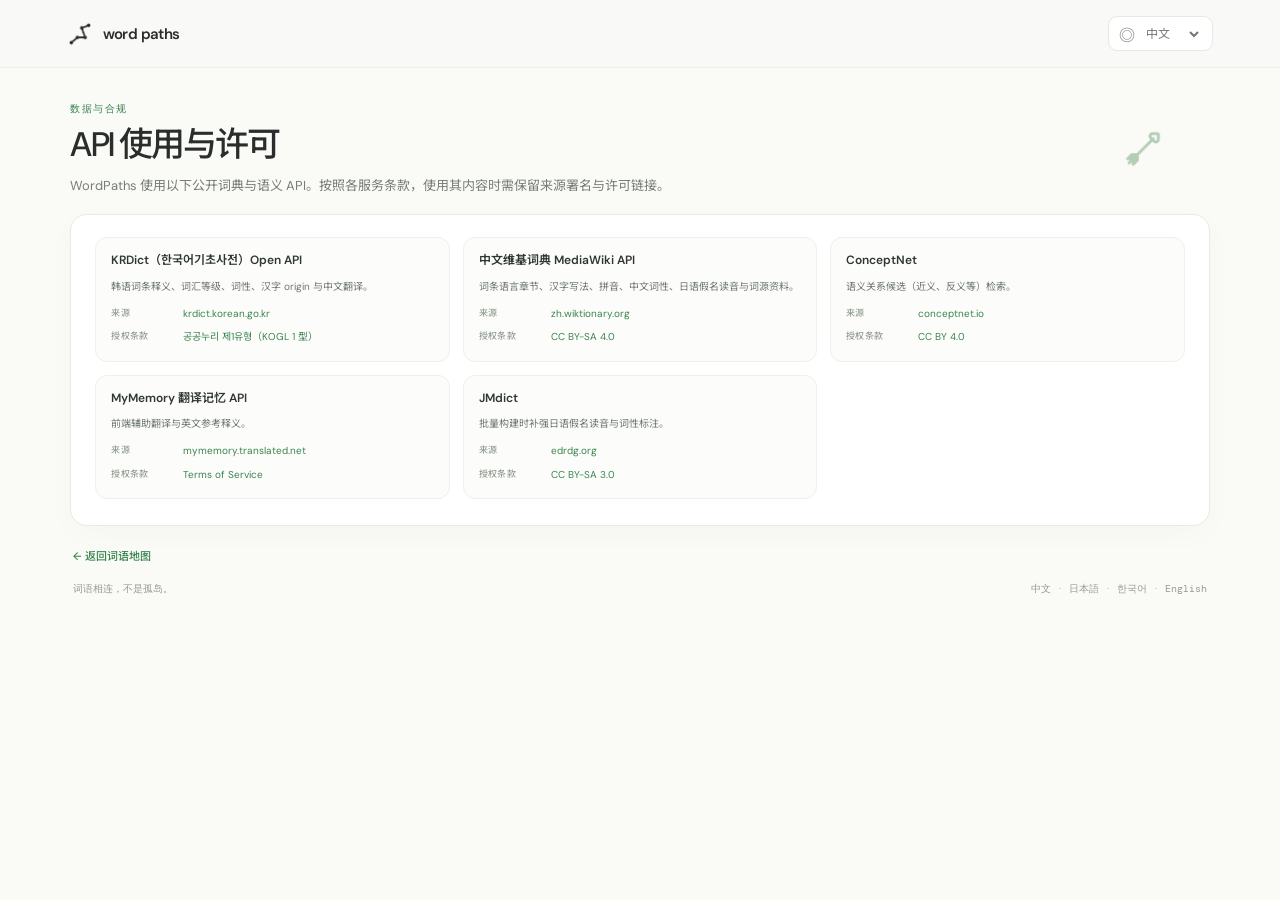
<file: word-paths/api.html>
<!doctype html>
<!-- 此文件列出 WordPaths 使用的公开 API、授权条款与合规说明。 -->
<html lang="zh-CN">
  <head>
    <meta charset="utf-8">
    <meta name="viewport" content="width=device-width, initial-scale=1">
    <meta name="theme-color" content="#fafaf7">
    <meta name="description" content="WordPaths 的 API 使用清单、授权条款与合规说明。">
    <title>API 使用与许可 · Word Paths</title>
    <link rel="preconnect" href="https://fonts.googleapis.com">
    <link rel="preconnect" href="https://fonts.gstatic.com" crossorigin>
    <link href="https://fonts.googleapis.com/css2?family=DM+Sans:wght@400;500;600;700&family=DM+Mono:wght@400;500&family=Noto+Sans+JP:wght@400;500;600&family=Noto+Sans+KR:wght@400;500;600&family=Noto+Sans+SC:wght@400;500;600&display=swap" rel="stylesheet">
    <link rel="stylesheet" href="css/styles.css">
  </head>
  <body>
    <header class="topbar">
      <a class="brand" href="index.html" aria-label="Word Paths 首页" data-i18n-attr="aria-label:brand.home">
        <span class="brand-mark" aria-hidden="true"></span>
        <span>word paths</span>
      </a>
      <label class="language-picker">
        <span class="sr-only" data-i18n="language.label">界面语言</span>
        <span class="language-globe" aria-hidden="true">◎</span>
        <select id="language">
          <option value="zh" selected>中文</option>
          <option value="en">English</option>
          <option value="ko">한국어</option>
          <option value="ja">日本語</option>
        </select>
      </label>
    </header>

    <main class="page-shell api-shell">
      <section class="welcome api-welcome">
        <div>
          <p class="eyebrow" id="api-eyebrow"></p>
          <h1 id="api-title"></h1>
          <p class="welcome-copy" id="api-intro"></p>
        </div>
        <span class="welcome-mark" aria-hidden="true"></span>
      </section>

      <div id="api-content" class="api-content"></div>

      <p class="api-back-row"><a class="api-back" href="index.html" id="api-back"></a></p>

      <footer class="page-footer">
        <span data-i18n="footer">词语相连，不是孤岛。</span>
        <span>中文 <i>·</i> 日本語 <i>·</i> 한국어 <i>·</i> English</span>
      </footer>
    </main>

    <script type="module" src="js/apiPage.js"></script>
  </body>
</html>
</file>
<file: word-paths/css/styles.css>
/* 此文件定义 Word Paths 界面布局、颜色、响应式样式和无障碍状态。 */
:root {
  color-scheme: light;
  --paper: #fafaf7;
  --surface: #fff;
  --ink: #292d2b;
  --muted: #858a84;
  --line: #e8e9e3;
  --green: #58a86b;
  --green-dark: #39844e;
  --pale-green: #e7f3e7;
  --gray: #e8e9e3;
  font-family: "DM Sans", "Noto Sans SC", "Noto Sans JP", "Noto Sans KR", sans-serif;
  font-synthesis: none;
}

* { box-sizing: border-box; }

body {
  min-width: 340px;
  margin: 0;
  background: var(--paper);
  color: var(--ink);
}

button, input, select { font: inherit; }
button, select { color: inherit; }
button { -webkit-tap-highlight-color: transparent; }

.topbar {
  height: 68px;
  padding: 0 max(5.2%, calc((100% - 1320px) / 2));
  display: flex;
  align-items: center;
  justify-content: space-between;
  border-bottom: 1px solid #edeee8;
  background: rgba(250, 250, 247, .88);
}

.brand {
  display: inline-flex;
  align-items: center;
  gap: 10px;
  color: var(--ink);
  text-decoration: none;
  font-size: 15px;
  font-weight: 600;
  letter-spacing: -.04em;
}

.brand-mark {
  width: 26px;
  height: 26px;
  flex: 0 0 26px;
  background-color: var(--ink);
  -webkit-mask: url("../icon/Logo.svg") center / contain no-repeat;
  mask: url("../icon/Logo.svg") center / contain no-repeat;
}

.language-picker {
  display: flex;
  height: 35px;
  align-items: center;
  gap: 7px;
  padding: 0 10px;
  border: 1px solid var(--line);
  border-radius: 9px;
  background: var(--surface);
  color: #727970;
}

.language-globe { font-size: 16px; }
.language-picker select { border: 0; outline: 0; background: transparent; font-size: 12px; cursor: pointer; }
.page-shell { width: min(1260px, 89%); margin: 0 auto; }

.welcome {
  display: flex;
  justify-content: space-between;
  align-items: center;
  padding: 34px 0 26px;
}

.eyebrow {
  margin: 0 0 9px;
  color: var(--green-dark);
  font: 500 10px "DM Mono", monospace;
  letter-spacing: .15em;
}

.welcome h1 {
  margin: 0;
  font-size: clamp(27px, 3.4vw, 38px);
  font-weight: 500;
  letter-spacing: -.055em;
  line-height: 1.2;
}

.welcome-copy { margin: 9px 0 0; color: #777e77; font-size: 13px; }
.welcome-mark {
  width: 42px;
  height: 42px;
  flex: 0 0 42px;
  margin-right: 4%;
  background-color: #b4cdb5;
  -webkit-mask: url("../icon/Arrow.svg") center / contain no-repeat;
  mask: url("../icon/Arrow.svg") center / contain no-repeat;
}

.explorer {
  padding: 21px 22px 14px;
  border: 1px solid #e9eae4;
  border-radius: 17px;
  background: var(--surface);
  box-shadow: 0 8px 30px rgba(40, 55, 42, .025);
}

.explorer-tools { max-width: 100%; }
.search-row { display: flex; max-width: 740px; gap: 10px; }
.search-box {
  display: flex;
  flex: 1;
  min-width: 0;
  height: 48px;
  align-items: center;
  gap: 12px;
  padding: 0 14px;
  border: 1px solid #dfe3dc;
  border-radius: 12px;
  background: #fff;
  transition: border-color .18s ease, box-shadow .18s ease;
}

.search-box:focus-within { border-color: #9fc8a4; box-shadow: 0 0 0 3px rgba(88, 168, 107, .09); }
.search-icon {
  width: 16px;
  height: 16px;
  flex: 0 0 16px;
  background-color: #899189;
  -webkit-mask: url("../icon/Search.svg") center / contain no-repeat;
  mask: url("../icon/Search.svg") center / contain no-repeat;
}
.search-box input { width: 100%; min-width: 0; border: 0; outline: 0; background: transparent; color: var(--ink); font-size: 13px; }
.search-box input::placeholder { color: #a1a59f; }
.search-box kbd { padding: 2px 5px; border: 1px solid #e7e9e3; border-radius: 5px; color: #969b93; font: 10px "DM Mono", monospace; }

.search-language-row {
  display: flex;
  flex-wrap: wrap;
  align-items: center;
  gap: 7px;
  margin: 10px 0 0;
  padding: 0;
  border: 0;
}
.search-language-row legend { float: left; margin-right: 5px; color: #92978f; font-size: 11px; }
.search-language-option {
  position: relative;
  min-height: 30px;
  display: inline-flex;
  align-items: center;
  gap: 6px;
  padding: 0 10px;
  border: 1px solid #e8e9e3;
  border-radius: 18px;
  background: #fff;
  color: #717871;
  cursor: pointer;
  font-size: 10px;
  transition: color .16s ease, background .16s ease, border-color .16s ease;
}
.search-language-option:hover { border-color: #cddbcf; }
.search-language-option input {
  position: absolute;
  width: 13px;
  height: 13px;
  margin: 0;
  opacity: 0;
  pointer-events: none;
}
.search-language-option::before {
  content: "";
  width: 13px;
  height: 13px;
  flex: 0 0 13px;
  background-color: #dde5db;
  -webkit-mask: url("../icon/Unchecked%20Checkbox.svg") center / contain no-repeat;
  mask: url("../icon/Unchecked%20Checkbox.svg") center / contain no-repeat;
}
.search-language-option.is-selected { border-color: #c8e1c9; background: var(--pale-green); color: #39764a; }
.search-language-option.is-selected::before {
  background-color: var(--green-dark);
  -webkit-mask-image: url("../icon/Checked%20Checkbox.svg");
  mask-image: url("../icon/Checked%20Checkbox.svg");
}
.search-language-option.is-locked { cursor: not-allowed; }
.search-language-option:has(input:focus-visible) { outline: 2px solid var(--green-dark); outline-offset: 2px; }
.search-language-option input:disabled { cursor: not-allowed; }
.search-language-lock { color: #69836b; font-size: 9px; }

.random-button {
  width: 48px;
  height: 48px;
  display: grid;
  flex: 0 0 48px;
  place-items: center;
  border: 1px solid #dfe3dc;
  border-radius: 12px;
  background: #f8faf6;
  color: var(--green-dark);
  cursor: pointer;
}

.random-icon {
  width: 24px;
  height: 24px;
  background-color: currentColor;
  -webkit-mask: url("../icon/Dice.svg") center / contain no-repeat;
  mask: url("../icon/Dice.svg") center / contain no-repeat;
}

.random-button:hover { border-color: #abd2ad; background: #eff7ed; }
.random-button:active { transform: scale(.94); }
.search-message { min-height: 16px; margin: 5px 0 8px 3px; color: #777e77; font-size: 10px; }
.search-message.is-error { color: #a65a50; }
.search-candidates { max-width: 740px; display: grid; gap: 5px; margin: 0 0 10px; }
.search-candidates[hidden] { display: none; }
.search-candidate {
  display: flex;
  justify-content: space-between;
  align-items: center;
  gap: 14px;
  width: 100%;
  padding: 9px 12px;
  border: 1px solid #e8e9e3;
  border-radius: 9px;
  background: #fff;
  text-align: left;
  cursor: pointer;
}
.search-candidate:hover, .search-candidate:focus-visible { border-color: #abd2ad; background: #f7fbf5; }
.search-candidate-word { color: var(--ink); font-size: 13px; }
.search-candidate-language { color: #777e77; font-size: 11px; }

.filter-row { display: flex; flex-wrap: wrap; align-items: center; gap: 8px; }
.filter-label { margin-right: 4px; color: #92978f; font-size: 11px; }
.filter-chip {
  min-height: 32px;
  display: inline-flex;
  align-items: center;
  gap: 7px;
  padding: 0 10px;
  border: 1px solid #e8e9e3;
  border-radius: 20px;
  background: #fff;
  color: #717871;
  cursor: pointer;
  font-size: 10px;
  transition: color .16s ease, background .16s ease, border-color .16s ease, transform .16s ease;
}

.filter-chip:hover { border-color: #cddbcf; }
.filter-chip:active { transform: scale(.97); }
.filter-chip[aria-pressed="true"] { border-color: #c8e1c9; background: var(--pale-green); color: #39764a; }
.filter-dot { width: 7px; height: 7px; border-radius: 50%; }
.origin-dot { background: #2f9e5b; }
.equivalent-dot { background: #2f7fb5; }
.similar-dot { background: #c28a1f; }
.confusable-dot { background: #a15c86; }
.antonym-dot { background: #bf5a52; }

.graph-heading { display: flex; justify-content: space-between; align-items: end; margin: 25px 3px 11px; }
.graph-heading h2 { margin: 0 0 3px; font-size: 15px; font-weight: 600; letter-spacing: -.02em; }
.graph-heading p { margin: 0; color: #92978f; font-size: 10px; }
.development-notice {
  margin: 0 0 12px;
  padding: 9px 12px;
  border: 1px solid #e6c982;
  border-radius: 8px;
  background: #fff8e6;
  color: #765a16;
  font-size: 12px;
}
.graph-instruction { padding-bottom: 2px; }
.instruction-dot { width: 7px; height: 7px; display: inline-block; margin-right: 5px; border-radius: 50%; background: var(--green); }

.trail { display: flex; align-items: center; gap: 7px; margin: 0 3px 11px; padding: 7px 9px; border: 1px solid #eef0ea; border-radius: 10px; background: #fbfcf9; overflow-x: auto; }
.trail[hidden] { display: none; }
.trail-back { flex: 0 0 auto; width: 25px; height: 25px; display: grid; place-items: center; border: 1px solid #e3e7e0; border-radius: 7px; background: #fff; color: #6f7a71; cursor: pointer; font-size: 13px; }
.trail-back:hover:not(:disabled) { border-color: #bcd7bd; color: var(--green-dark); }
.trail-back:disabled { opacity: .45; cursor: default; }
.trail-steps { display: flex; align-items: center; gap: 5px; min-width: 0; }
.trail-step { flex: 0 0 auto; max-width: 170px; overflow: hidden; padding: 3px 7px; border: 1px solid transparent; border-radius: 7px; background: transparent; color: #6f786f; cursor: pointer; font-size: 11px; text-overflow: ellipsis; white-space: nowrap; }
.trail-step:hover { border-color: #d6e7d6; background: #f2f8f0; color: #39764a; }
.trail-step.is-current { border-color: #c8e1c9; background: var(--pale-green); color: #39764a; font-weight: 600; }
.trail-sep { flex: 0 0 auto; color: #c4cac2; font-size: 10px; }

.workspace { display: grid; grid-template-columns: minmax(0, 1fr) 240px; gap: 18px; }
.graph-column { min-width: 0; }
.graph-frame {
  position: relative;
  min-height: 470px;
  overflow: hidden;
  border: 1px solid #eff0eb;
  border-radius: 13px;
  background-color: #fcfcfa;
  background-image: radial-gradient(#e5e8e1 .7px, transparent .7px);
  background-size: 21px 21px;
}

.graph { position: relative; width: 100%; height: 470px; }
.graph svg { position: absolute; inset: 0; width: 100%; height: 100%; display: block; overflow: hidden; touch-action: none; }
.graph-content { transform-origin: 0 0; }
.graph-edge { fill: none; stroke: #cbd3c9; stroke-width: 2.6; vector-effect: non-scaling-stroke; }
.graph-edge.edge-origin { stroke: #2f9e5b; }
.graph-edge.edge-equivalent { stroke: #2f7fb5; }
.graph-edge.edge-similar { stroke: #c28a1f; }
.graph-edge.edge-confusable { stroke: #a15c86; stroke-dasharray: 6 4; }
.graph-edge.edge-antonym { stroke: #bf5a52; stroke-dasharray: 2 5; stroke-width: 2.9; }
.graph-edge.edge-unclassified { stroke: #8a918a; stroke-dasharray: 1 4; }
.graph-edge.is-active { stroke-width: 4.2; }
.graph-node { cursor: grab; outline: none; transition: transform .5s cubic-bezier(.2, .8, .3, 1); }
.graph-node.is-dragging { cursor: grabbing; transition: none; }
.node-halo { fill: transparent; stroke: transparent; stroke-width: 1.5; }
.node-core { fill: #fff; stroke: #d9ded7; stroke-width: 1.3; }
.graph-node.is-center .node-core { fill: var(--pale-green); stroke: #75b480; stroke-width: 1.7; }
.graph-node:hover .node-halo, .graph-node.is-connected .node-halo { fill: rgba(88, 168, 107, .07); stroke: #bfd7bf; }
.graph-node.is-center .node-halo { fill: rgba(88, 168, 107, .11); stroke: #abd0ac; }
.graph-node:focus-visible .node-halo { stroke: #58a86b; stroke-width: 2; }
.node-label { fill: #303631; font: 500 17px "DM Sans", "Noto Sans SC", "Noto Sans JP", "Noto Sans KR", sans-serif; text-anchor: middle; dominant-baseline: central; pointer-events: none; }
.node-pinyin { fill: #858e84; font: 11px "DM Sans", sans-serif; text-anchor: middle; pointer-events: none; }
.node-language { fill: #858e84; font: 8px "DM Sans", "Noto Sans SC", "Noto Sans JP", "Noto Sans KR", sans-serif; text-anchor: middle; pointer-events: none; }

.node-center-dot { fill: #58a86b; }
.graph-node.is-dimmed { opacity: .3; }
.legend { display: flex; flex-wrap: wrap; gap: 17px; padding: 12px 4px 0; color: #838981; font-size: 9px; }
.legend span { display: inline-flex; align-items: center; gap: 6px; }
.legend-line { width: 18px; height: 0; border-top: 2.2px solid #cbd3c9; }
.origin-line { border-color: #2f9e5b; }
.equivalent-line { border-color: #2f7fb5; }
.similar-line { border-color: #c28a1f; }
.confusable-line { border-color: #a15c86; border-top-style: dashed; }
.antonym-line { border-color: #bf5a52; border-top-style: dotted; }

.graph-controls { position: absolute; right: 12px; bottom: 12px; display: flex; gap: 5px; }
.graph-controls button { width: 29px; height: 29px; border: 1px solid #e5e8e1; border-radius: 8px; background: rgba(255,255,255,.94); color: #747c73; cursor: pointer; font-size: 16px; line-height: 1; }
.graph-controls button:hover { border-color: #bfd6c0; color: var(--green-dark); }
.graph-controls button:last-child { font-size: 14px; }
.drag-hint { position: absolute; right: 12px; top: 11px; color: #a2a79f; font-size: 9px; pointer-events: none; }

.graph-peek {
  position: absolute;
  top: 11px;
  left: 12px;
  z-index: 3;
  width: min(238px, calc(100% - 112px));
  padding: 10px 26px 10px 11px;
  border: 1px solid #dfe6dc;
  border-radius: 11px;
  background: rgba(255, 255, 255, .97);
  box-shadow: 0 8px 24px rgba(40, 55, 42, .12);
}
.graph-peek[hidden] { display: none; }
.graph-peek-close { position: absolute; top: 4px; right: 5px; width: 21px; height: 21px; display: grid; place-items: center; border: 0; border-radius: 6px; background: transparent; color: #8d938b; cursor: pointer; font-size: 14px; line-height: 1; }
.graph-peek-close:hover { background: #eef4ec; color: var(--green-dark); }
.graph-peek-top { margin: 0 0 3px; color: #718074; font-size: 9px; letter-spacing: .02em; }
.graph-peek-meaning { margin: 0; color: #3c443d; font-size: 11px; line-height: 1.45; }
.graph-peek-note { margin: 4px 0 0; color: #a2a79f; font-size: 9px; line-height: 1.4; }
.graph-peek-link { display: inline-block; margin-top: 7px; color: var(--green-dark); font-size: 9px; font-weight: 600; text-decoration: none; }
.graph-peek-link:hover { text-decoration: underline; }
.graph-peek-source { display: inline-block; margin-top: 7px; margin-left: 10px; color: #9aa198; font-size: 9px; text-decoration: none; }
.graph-peek-source:hover { color: var(--green-dark); text-decoration: underline; }

.details-panel { min-width: 0; padding: 16px 15px; border: 1px solid #eff0eb; border-radius: 13px; background: #fff; }
.detail-topline { display: flex; justify-content: space-between; align-items: center; gap: 8px; }
.detail-type { display: inline-flex; align-items: center; gap: 6px; color: #718074; font-size: 9px; }
.detail-type i { width: 7px; height: 7px; border-radius: 50%; background: var(--green); }
.detail-language { color: #9a9e97; font: 9px "DM Mono", monospace; }
.detail-word { margin: 20px 0 2px; font-size: 30px; font-weight: 500; letter-spacing: -.045em; line-height: 1.2; overflow-wrap: anywhere; }
.detail-reading { margin: 0; color: #8b9188; font: 11px "DM Mono", "Noto Sans SC", sans-serif; }
.detail-pos { margin: 8px 0 0; color: #858b83; font-size: 10px; }
.detail-meaning { margin: 16px 0 18px; color: #656d65; font-size: 11px; line-height: 1.75; }
.detail-meaning-note { display: block; margin-top: 5px; color: #a09c8e; font-size: 9px; line-height: 1.6; }
.detail-section { padding: 12px 0; border-top: 1px solid #eff0eb; }
.detail-section h3 { margin: 0 0 9px; color: #92978e; font: 500 9px "DM Mono", monospace; letter-spacing: .08em; text-transform: uppercase; }
.source-enrichment-title { margin: 10px 0 5px; color: #798078; font-size: 10px; font-weight: 500; }
.source-enrichment-item { padding: 7px 0; border-top: 1px solid #f1f2ee; }
.source-enrichment-text { white-space: pre-wrap; overflow-wrap: anywhere; }
.source-enrichment-heading { margin: 8px 0 3px; color: #657369; font-size: 10px; font-weight: 500; }
.source-enrichment-link { display: inline-block; margin-top: 5px; color: var(--green-dark); font-size: 9px; }
.source-enrichment button:disabled { cursor: wait; opacity: .65; }
.translation-row { display: flex; justify-content: space-between; align-items: baseline; gap: 8px; padding: 4px 0; color: #92978e; font-size: 9px; }
.translation-row strong { color: #4b524c; font-size: 10px; font-weight: 500; text-align: right; }
.translation-reading { display: block; margin-top: 2px; color: #9a9f98; font: 9px "DM Mono", sans-serif; }
.translation-row.is-link { width: 100%; padding: 5px 6px; border: 1px solid transparent; border-radius: 7px; background: transparent; text-align: left; cursor: pointer; }
.translation-row.is-link:hover, .translation-row.is-link:focus-visible { border-color: #d3e6d3; background: #f6faf4; }
.translation-row.is-link.is-current { cursor: default; background: transparent; }
.translation-unavailable { display: block; margin-top: 2px; color: #b1a69c; font: 9px "DM Mono", sans-serif; }
.detail-language-hint { margin: 8px 0 0; padding: 7px 9px; border-radius: 7px; background: #fff8e8; color: #81632a; font-size: 9px; line-height: 1.6; }
.relation-copy { margin: 0; color: #686f68; font-size: 10px; line-height: 1.7; }
.relation-provenance { margin: 9px 0 0; color: #999e96; font-size: 9px; }
.detail-empty { padding: 18px 0; }
.detail-sparkle { width: 34px; height: 34px; display: grid; margin-bottom: 23px; place-items: center; border-radius: 50%; background: #f0f6ef; color: var(--green-dark); font-size: 17px; }
.detail-empty h2 { margin: 0 0 7px; font-size: 16px; font-weight: 500; }
.detail-empty p { margin: 0; color: #858b83; font-size: 10px; line-height: 1.7; }
.connection-list { display: flex; flex-wrap: wrap; gap: 5px; margin-top: 12px; }
.connection-group { margin-top: 2px; }
.connection-group + .connection-group { margin-top: 11px; }
.connection-group-title { margin: 0; color: #78857a; font-size: 9px; font-weight: 600; letter-spacing: .05em; }
.connection-group .connection-list { margin-top: 6px; }
.connection-chip { padding: 5px 7px; border: 1px solid #e7eae4; border-radius: 7px; background: white; cursor: pointer; font-size: 10px; }
.connection-chip:hover { border-color: #b9d6bc; background: #f4f8f2; }

.dataset-note { margin: 12px 3px 0; color: #9a9e97; font-size: 9px; }
.api-link { color: var(--green-dark); font-weight: 600; }
.dataset-note span { margin-right: 4px; color: #85b58c; }
.page-footer { display: flex; justify-content: space-between; padding: 17px 3px 24px; color: #969b93; font: 10px "DM Mono", monospace; }
.page-footer i { color: #c1c7bf; font-style: normal; }
.graph-message { position: absolute; inset: 0; display: grid; place-items: center; padding: 20px; background: rgba(252, 252, 250, .94); color: #747c73; font-size: 12px; text-align: center; pointer-events: none; }
.graph-message[hidden] { display: none; }
.sr-only { position: absolute; width: 1px; height: 1px; padding: 0; overflow: hidden; clip: rect(0, 0, 0, 0); white-space: nowrap; clip-path: inset(50%); }

.api-shell { padding-bottom: 8px; }
.api-welcome { padding-bottom: 18px; }
.api-welcome h1 { font-size: clamp(25px, 3vw, 34px); }
.api-welcome .welcome-copy { max-width: 760px; line-height: 1.65; }
.api-content { padding: 22px 24px 26px; border: 1px solid #e9eae4; border-radius: 17px; background: var(--surface); box-shadow: 0 8px 30px rgba(40, 55, 42, .025); }
.api-grid { display: grid; grid-template-columns: repeat(auto-fit, minmax(300px, 1fr)); gap: 13px; }
.api-card { padding: 14px 15px 15px; border: 1px solid #eef0ea; border-radius: 12px; background: #fcfdfb; }
.api-card-title { margin: 0 0 9px; color: #2f3730; font-size: 12px; font-weight: 600; line-height: 1.45; }
.api-card-purpose { margin: 0 0 11px; color: #6f776f; font-size: 10px; line-height: 1.65; }
.api-meta { display: grid; grid-template-columns: 62px minmax(0, 1fr); gap: 7px 10px; margin: 0; }
.api-meta-label { color: #98a096; font-size: 9px; font-weight: 500; letter-spacing: .03em; }
.api-meta-value { margin: 0; color: #5f6760; font-size: 10px; line-height: 1.62; overflow-wrap: anywhere; }
.api-value-link { color: var(--green-dark); text-decoration: none; }
.api-value-link:hover { text-decoration: underline; }
.api-back-row { margin: 18px 3px 0; }
.api-back { color: var(--green-dark); font-size: 11px; font-weight: 500; text-decoration: none; }
.api-back:hover { text-decoration: underline; }

@media (max-width: 900px) {
  .page-shell { width: 93%; }
  .workspace { grid-template-columns: minmax(0, 1fr) 215px; gap: 12px; }
  .explorer { padding-right: 16px; padding-left: 16px; }
  .graph-frame, .graph { height: 430px; min-height: 430px; }
  .filter-label { width: 100%; }
}

@media (max-width: 680px) {
  .topbar { height: 60px; padding: 0 5%; }
  .page-shell { width: 92%; }
  .welcome { padding: 29px 0 21px; }
  .welcome h1 { max-width: 340px; line-height: 1.18; }
  .welcome-copy { max-width: 340px; font-size: 12px; line-height: 1.6; }
  .welcome-mark { width: 34px; height: 34px; flex-basis: 34px; margin-right: 1%; }
  .explorer { padding: 14px 11px 13px; border-radius: 14px; }
  .search-language-row { gap: 5px; }
  .search-language-row legend { width: 100%; margin: 0 0 2px; }
  .search-language-option { min-height: 30px; padding: 0 8px; }
  .filter-row { gap: 6px; }
  .filter-chip { min-height: 30px; padding: 0 8px; font-size: 9px; }
  .filter-label { margin-bottom: 2px; }
  .graph-heading { margin-top: 21px; }
  .graph-instruction { display: none; }
  .workspace { grid-template-columns: 1fr; gap: 11px; }
  .graph-frame, .graph { height: 390px; min-height: 390px; }
  .graph-frame { overflow-x: auto; }
  .graph svg { min-width: 600px; }
  .details-panel { padding: 14px; }
  .detail-word { margin-top: 13px; }
  .detail-empty { display: flex; align-items: center; gap: 12px; padding: 2px 0; }
  .detail-sparkle { flex: 0 0 34px; margin: 0; }
  .detail-empty h2 { font-size: 14px; }
  .page-footer { gap: 8px; font-size: 8px; }
}

@media (prefers-reduced-motion: reduce) {
  *, *::before, *::after { scroll-behavior: auto !important; animation-duration: .01ms !important; animation-iteration-count: 1 !important; transition-duration: .01ms !important; }
}
</file>
